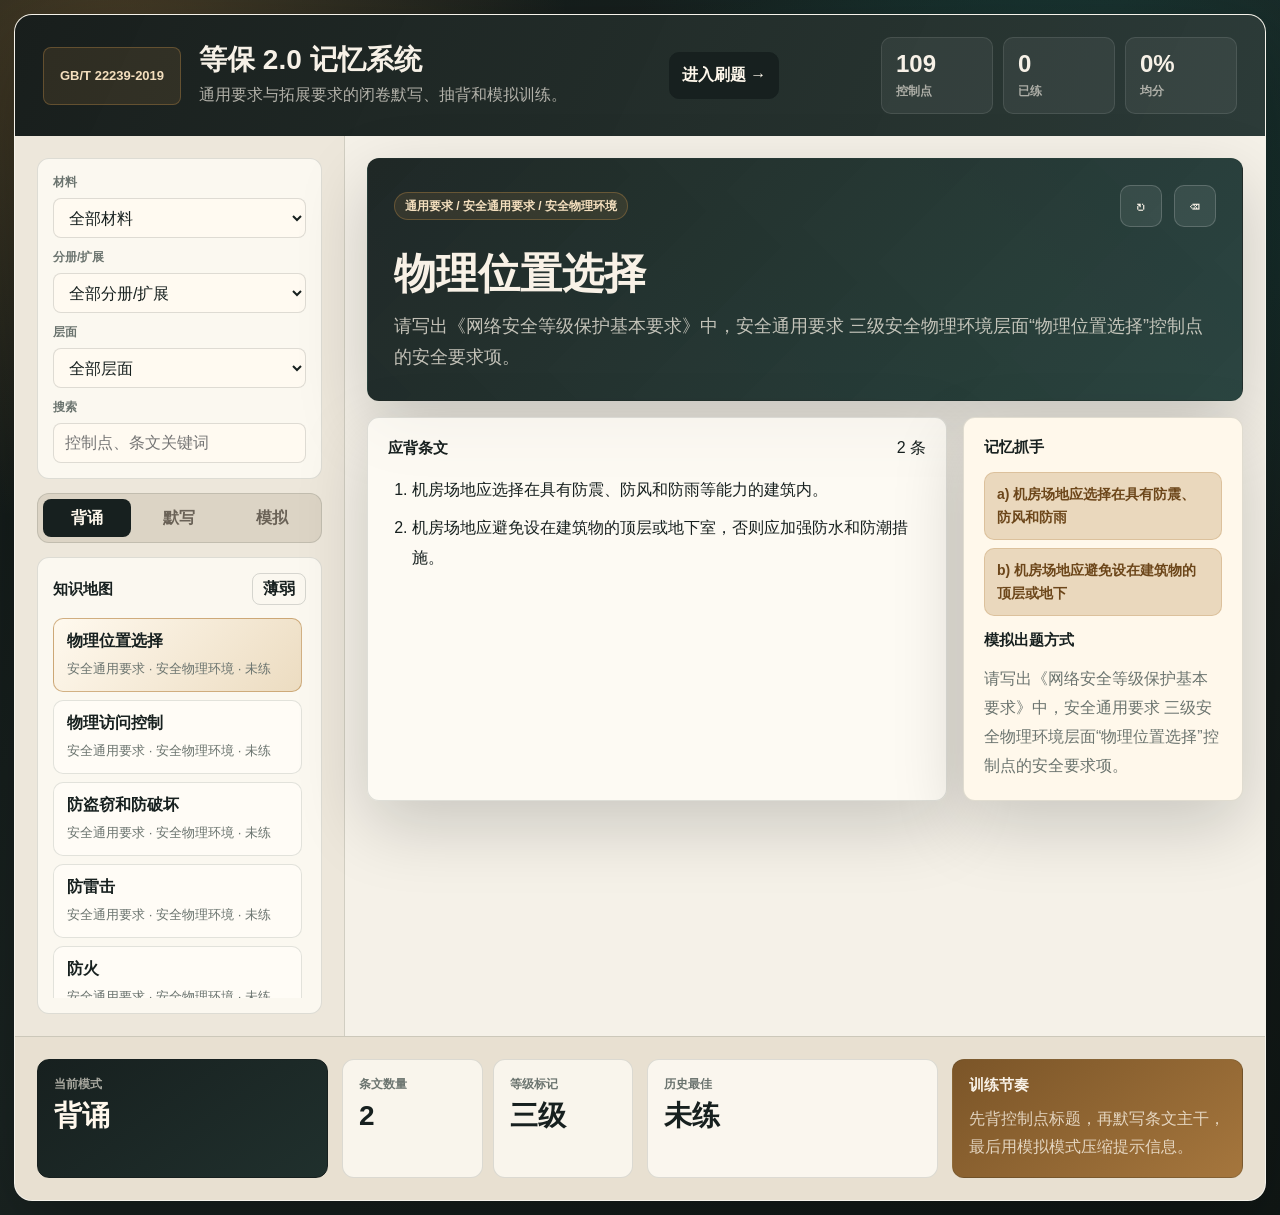
<file: index.html>
<!doctype html>
<html lang="zh-CN">
  <head>
    <meta charset="UTF-8" />
    <meta name="viewport" content="width=device-width, initial-scale=1.0" />
    <title>等保 2.0 记忆与模拟刷题</title>
    <link rel="stylesheet" href="./styles.css" />
  </head>
  <body>
    <main class="app">
      <header class="top-nav">
        <div class="brand">
          <span class="label">GB/T 22239-2019</span>
          <div>
            <h1>等保 2.0 记忆系统</h1>
            <p>通用要求与拓展要求的闭卷默写、抽背和模拟训练。</p>
          </div>
        </div>
        <a href="./quiz.html" class="primary" style="padding:12px;border-radius:10px;text-decoration:none">进入刷题 →</a><section class="stats">
          <div><strong id="totalCount">0</strong><span>控制点</span></div>
          <div><strong id="doneCount">0</strong><span>已练</span></div>
          <div><strong id="avgScore">0%</strong><span>均分</span></div>
        </section>
      </header>

      <section class="studio">
        <aside class="library">
          <section class="filters">
            <label>
              <span>材料</span>
              <select id="kindFilter"></select>
            </label>
            <label>
              <span>分册/扩展</span>
              <select id="sectionFilter"></select>
            </label>
            <label>
              <span>层面</span>
              <select id="layerFilter"></select>
            </label>
            <label>
              <span>搜索</span>
              <input id="searchInput" type="search" placeholder="控制点、条文关键词" />
            </label>
          </section>

          <section class="mode-card">
            <button class="mode is-active" data-mode="learn" type="button">背诵</button>
            <button class="mode" data-mode="write" type="button">默写</button>
            <button class="mode" data-mode="exam" type="button">模拟</button>
          </section>

          <section class="queue-card">
            <div class="card-title">
              <h2>知识地图</h2>
              <button id="weakOnlyBtn" type="button">薄弱</button>
            </div>
            <div id="itemList" class="item-list"></div>
          </section>
        </aside>

        <section class="main">
          <article class="prompt-card">
            <div class="prompt-top">
              <span id="crumb" class="label">三级要求</span>
              <div class="hero-actions">
                <button id="randomBtn" class="square" type="button" title="随机抽题">↻</button>
                <button id="clearBtn" class="square" type="button" title="清空作答">⌫</button>
              </div>
            </div>
            <h2 id="title">控制点</h2>
            <p id="questionText">从左侧选择一个控制点开始训练。</p>
          </article>

          <section id="learnPanel" class="learn-layout">
            <article class="panel answer-panel">
              <div class="panel-head">
                <h3>应背条文</h3>
                <span id="lineCount">0 条</span>
              </div>
              <ol id="answerList" class="answer-list"></ol>
            </article>
            <article class="panel method-panel">
              <h3>记忆抓手</h3>
              <div id="memoryFormula" class="formula"></div>
              <h3>模拟出题方式</h3>
              <p id="mockPrompt" class="mock-prompt"></p>
            </article>
          </section>

          <section id="writePanel" class="panel writing hidden">
            <div class="panel-head">
              <h3 id="writeTitle">闭卷默写</h3>
              <span id="charCount">0 字</span>
            </div>
            <textarea id="answerInput" placeholder="像考试一样默写：写出该控制点的安全要求项，尽量按 a)、b)、c) 的顺序。"></textarea>
            <div class="actions">
              <button id="scoreBtn" class="primary" type="button">检查文字覆盖度</button>
              <button id="revealBtn" class="secondary" type="button">对照答案</button>
            </div>
          </section>

          <section id="resultPanel" class="result hidden">
            <div class="score">
              <strong id="scoreNumber">0%</strong>
              <span id="scoreComment">等待作答</span>
            </div>
            <div class="keyword-box">
              <h3>文字覆盖度估算 · 不能代替阅卷</h3>
              <div id="keywordGrid" class="keyword-grid"></div>
            </div>
          </section>

          <section id="revealPanel" class="panel hidden">
            <div class="panel-head">
              <h3>条文对照（原有材料）</h3>
              <button id="hideRevealBtn" type="button">收起</button>
            </div>
            <ol id="revealList" class="answer-list"></ol>
          </section>
        </section>

        <aside class="inspector">
          <div class="inspector-card primary-card">
            <span>当前模式</span>
            <strong id="modeName">背诵</strong>
          </div>
          <div class="inspector-grid">
            <div><span>条文数量</span><strong id="requirementCount">0</strong></div>
            <div><span>等级标记</span><strong id="levelMark">三级</strong></div>
          </div>
          <div class="inspector-card">
            <span>历史最佳</span>
            <strong id="bestScore">未练</strong>
          </div>
          <div class="inspector-note">
            <h3>训练节奏</h3>
            <p>先背控制点标题，再默写条文主干，最后用模拟模式压缩提示信息。</p>
          </div>
        </aside>
      </section>
    </main>

    <script src="./requirements-data.js"></script>
    <script src="./app.js"></script>
  </body>
</html>
</file>
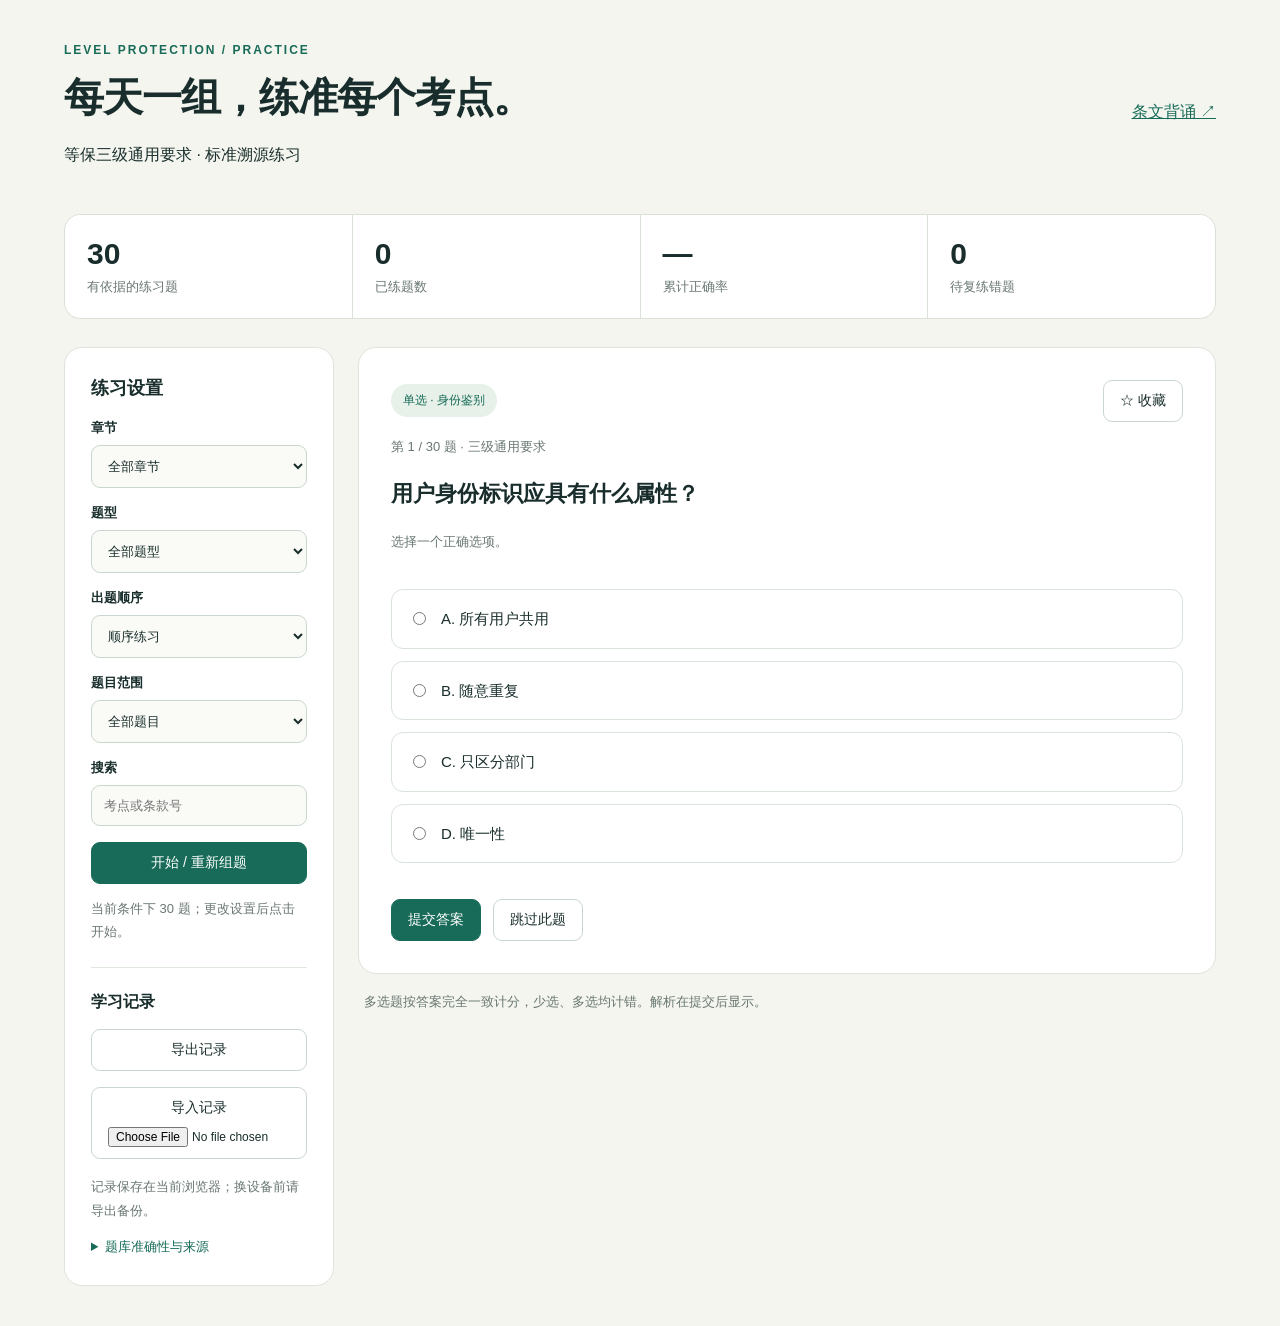
<file: quiz.html>
<!doctype html>
<html lang="zh-CN"><head><meta charset="utf-8"><meta name="viewport" content="width=device-width,initial-scale=1"><title>等保刷题 · 标准溯源练习</title><link rel="stylesheet" href="quiz.css"></head><body>
<main><header><div><span class="eyebrow">LEVEL PROTECTION / PRACTICE</span><h1>每天一组，练准每个考点。</h1><p>等保三级通用要求 · 标准溯源练习</p></div><a href="index.html">条文背诵 ↗</a></header>
<section class="metrics" aria-label="学习统计"><div><b id="bankCount">30</b><span>有依据的练习题</span></div><div><b id="done">0</b><span>已练题数</span></div><div><b id="accuracy">—</b><span>累计正确率</span></div><div><b id="wrong">0</b><span>待复练错题</span></div></section>
<div class="layout"><aside><h2>练习设置</h2><label>章节<select id="topic"><option value="all">全部章节</option></select></label><label>题型<select id="type"><option value="all">全部题型</option><option value="single">单选</option><option value="multiple">多选</option></select></label><label>出题顺序<select id="order"><option value="sequence">顺序练习</option><option value="random">随机练习</option></select></label><label>题目范围<select id="range"><option value="all">全部题目</option><option value="unseen">未练题目</option><option value="wrong">错题复练</option><option value="starred">收藏题目</option></select></label><label>搜索<input id="search" type="search" placeholder="考点或条款号"></label><button id="start" class="primary">开始 / 重新组题</button><p id="poolCount" class="muted"></p><hr><h3>学习记录</h3><button id="export">导出记录</button><label class="import">导入记录<input id="import" type="file" accept="application/json,.json"></label><p class="muted">记录保存在当前浏览器；换设备前请导出备份。</p><details><summary>题库准确性与来源</summary><p>本版 30 题依据 GB/T 22239-2019 编写，不是官方真题。答案已对照本地标准 PDF 印刷页 28–32 核对，2026-10-14 在国家标准平台核实标准现行状态。</p><p>未收录无法确认出处或答案的网络题库与本地样卷。范围为三级通用要求部分考点，不能代表完整考试大纲。</p><a href="https://openstd.samr.gov.cn/bzgk/std/newGbInfo?hcno=BAFB47E8874764186BDB7865E8344DAF" target="_blank" rel="noopener">国家标准官方查询 ↗</a></details></aside>
<section class="workspace"><article id="questionCard"><div class="question-head"><span id="tag" class="tag"></span><button id="star" aria-label="收藏当前题">☆ 收藏</button></div><p id="position" class="muted"></p><h2 id="question"></h2><p id="hint" class="muted"></p><form id="answerForm"><fieldset id="options"><legend class="sr-only">选择答案</legend></fieldset><div class="actions"><button id="submit" class="primary" type="submit">提交答案</button><button id="skip" type="button">跳过此题</button></div></form><section id="feedback" hidden aria-live="polite"></section><button id="next" class="primary" hidden>下一题 →</button></article><article id="finish" hidden><span class="eyebrow">SESSION COMPLETE</span><h2>这组练习完成了。</h2><p id="summary"></p><button id="retry" class="primary">复练错题</button><button id="again">再练一组</button></article><p id="message" role="status"></p><p class="footnote">多选题按答案完全一致计分，少选、多选均计错。解析在提交后显示。</p></section></div></main><script src="quiz-data.js"></script><script src="quiz.js"></script></body></html>
</file>
<file: styles.css>
:root {
  --bg: #101615;
  --surface: #f5f1e8;
  --surface-2: #ebe5d8;
  --ink: #17201f;
  --muted: #6b746f;
  --line: rgba(35, 49, 46, 0.14);
  --dark: #17201f;
  --dark-2: #20302d;
  --teal: #0f766e;
  --teal-dark: #134e4a;
  --bronze: #b88746;
  --bronze-soft: #ead8bd;
  --red: #b42318;
  --red-soft: #f6ded8;
  --green-soft: #dceee8;
  --shadow: 0 24px 70px rgba(6, 12, 11, 0.18);
}

* {
  box-sizing: border-box;
}

body {
  margin: 0;
  min-height: 100vh;
  color: var(--ink);
  background:
    radial-gradient(circle at 9% 6%, rgba(184, 135, 70, 0.34), transparent 28%),
    radial-gradient(circle at 82% 16%, rgba(15, 118, 110, 0.30), transparent 31%),
    linear-gradient(135deg, #111816 0%, #1b2523 45%, #111816 100%);
  font-family: "Microsoft YaHei", "PingFang SC", "Segoe UI", sans-serif;
}

button,
input,
select,
textarea {
  font: inherit;
}

button {
  cursor: pointer;
}

.app {
  width: min(1720px, calc(100vw - 28px));
  min-height: calc(100vh - 28px);
  margin: 14px auto;
  border: 1px solid rgba(255, 255, 255, 0.11);
  border-radius: 18px;
  overflow: hidden;
  background: var(--surface);
  box-shadow: 0 30px 90px rgba(0, 0, 0, 0.34);
}

.top-nav {
  display: flex;
  align-items: center;
  justify-content: space-between;
  gap: 24px;
  min-height: 118px;
  padding: 22px 28px;
  color: #f7f1e7;
  background:
    linear-gradient(115deg, rgba(16, 22, 21, 0.96), rgba(32, 48, 45, 0.94)),
    linear-gradient(90deg, rgba(184, 135, 70, 0.18), transparent);
}

.brand {
  display: flex;
  align-items: center;
  gap: 18px;
}

.brand h1 {
  margin: 0;
  font-size: 28px;
  line-height: 1.12;
  letter-spacing: 0;
}

.brand p {
  margin: 7px 0 0;
  color: rgba(247, 241, 231, 0.68);
  line-height: 1.6;
}

.label {
  display: inline-flex;
  align-items: center;
  min-height: 28px;
  padding: 0 10px;
  border: 1px solid rgba(184, 135, 70, 0.38);
  border-radius: 999px;
  color: #f4dfbe;
  background: rgba(184, 135, 70, 0.14);
  font-size: 12px;
  font-weight: 900;
  white-space: nowrap;
}

.top-nav .label {
  min-height: 58px;
  padding: 0 16px;
  border-radius: 8px;
  font-size: 13px;
}

.stats {
  display: grid;
  grid-template-columns: repeat(3, 112px);
  gap: 10px;
}

.stats div {
  padding: 13px 14px;
  border: 1px solid rgba(255, 255, 255, 0.10);
  border-radius: 10px;
  background: rgba(255, 255, 255, 0.06);
}

.stats strong {
  display: block;
  font-size: 24px;
  line-height: 1.1;
}

.stats span {
  display: block;
  margin-top: 6px;
  color: rgba(247, 241, 231, 0.62);
  font-size: 12px;
  font-weight: 800;
}

.studio {
  display: grid;
  grid-template-columns: 360px minmax(0, 1fr) 286px;
  min-height: calc(100vh - 146px);
  background:
    linear-gradient(90deg, rgba(23, 32, 31, 0.04), transparent 20%),
    var(--surface);
}

.library,
.inspector {
  display: flex;
  flex-direction: column;
  gap: 14px;
  padding: 22px;
}

.library {
  border-right: 1px solid var(--line);
  background: #ede7db;
}

.inspector {
  border-left: 1px solid var(--line);
  background: #e8e0d1;
}

.main {
  display: grid;
  align-content: start;
  gap: 16px;
  padding: 22px;
}

.filters,
.queue-card,
.mode-card,
.panel,
.result,
.prompt-card,
.inspector-card,
.inspector-grid,
.inspector-note {
  border: 1px solid var(--line);
  border-radius: 12px;
  background: rgba(255, 253, 247, 0.78);
  box-shadow: var(--shadow);
}

.filters {
  display: grid;
  gap: 11px;
  padding: 15px;
  box-shadow: none;
}

.filters label span {
  display: block;
  margin-bottom: 7px;
  color: var(--muted);
  font-size: 12px;
  font-weight: 900;
}

.filters select,
.filters input {
  width: 100%;
  height: 40px;
  padding: 0 11px;
  border: 1px solid rgba(23, 32, 31, 0.14);
  border-radius: 8px;
  color: var(--ink);
  background: #fffaf1;
  outline: none;
}

.filters select:focus,
.filters input:focus,
textarea:focus {
  border-color: var(--teal);
  box-shadow: 0 0 0 3px rgba(15, 118, 110, 0.14);
}

.mode-card {
  display: grid;
  grid-template-columns: repeat(3, 1fr);
  gap: 5px;
  padding: 5px;
  background: #dcd4c5;
  box-shadow: none;
}

.mode {
  min-height: 38px;
  border: 0;
  border-radius: 8px;
  color: #6a6257;
  background: transparent;
  font-weight: 900;
}

.mode.is-active {
  color: #fff8ec;
  background: var(--dark);
}

.queue-card {
  min-height: 0;
  flex: 1;
  padding: 15px;
  box-shadow: none;
}

.card-title,
.panel-head,
.prompt-top,
.actions,
.hero-actions {
  display: flex;
  align-items: center;
  justify-content: space-between;
  gap: 12px;
}

.card-title h2,
.panel-head h3,
.keyword-box h3,
.method-panel h3,
.inspector-note h3 {
  margin: 0;
  font-size: 15px;
  letter-spacing: 0;
}

.card-title button,
#hideRevealBtn {
  min-height: 32px;
  padding: 0 10px;
  border: 1px solid rgba(23, 32, 31, 0.16);
  border-radius: 8px;
  color: var(--dark);
  background: transparent;
  font-weight: 900;
}

.card-title button.active {
  color: #fff7e8;
  border-color: var(--dark);
  background: var(--dark);
}

.item-list {
  display: flex;
  flex-direction: column;
  gap: 8px;
  max-height: calc(100vh - 520px);
  margin-top: 13px;
  overflow: auto;
  padding-right: 4px;
}

.queue-item {
  width: 100%;
  padding: 12px 13px;
  border: 1px solid rgba(23, 32, 31, 0.12);
  border-radius: 10px;
  text-align: left;
  color: var(--ink);
  background: rgba(255, 253, 247, 0.86);
}

.queue-item span,
.queue-item small {
  display: block;
}

.queue-item span {
  margin-bottom: 7px;
  font-weight: 900;
}

.queue-item small {
  color: var(--muted);
  line-height: 1.5;
}

.queue-item.active {
  border-color: rgba(184, 135, 70, 0.62);
  background: linear-gradient(135deg, #fff9ee, #ecdcc1);
}

.empty {
  color: var(--muted);
}

.prompt-card {
  min-height: 230px;
  padding: 26px;
  color: #f8f1e6;
  background:
    linear-gradient(135deg, rgba(23, 32, 31, 0.96), rgba(25, 55, 51, 0.92)),
    linear-gradient(45deg, rgba(184, 135, 70, 0.22), transparent);
}

.prompt-card h2 {
  margin: 24px 0 14px;
  font-size: 42px;
  line-height: 1.08;
}

.prompt-card p {
  max-width: 920px;
  margin: 0;
  color: rgba(248, 241, 230, 0.75);
  font-size: 18px;
  line-height: 1.75;
}

.square {
  width: 42px;
  height: 42px;
  border: 1px solid rgba(255, 255, 255, 0.18);
  border-radius: 10px;
  color: #f8f1e6;
  background: rgba(255, 255, 255, 0.08);
  font-size: 19px;
}

.learn-layout {
  display: grid;
  grid-template-columns: minmax(0, 1.35fr) minmax(280px, 0.65fr);
  gap: 16px;
}

.panel,
.result {
  padding: 20px;
}

.answer-list {
  margin: 16px 0 0;
  padding-left: 24px;
  line-height: 1.88;
}

.answer-list li + li {
  margin-top: 8px;
}

.method-panel {
  display: grid;
  align-content: start;
  gap: 15px;
  background: #fff8eb;
}

.formula {
  display: grid;
  gap: 8px;
}

.formula span {
  display: block;
  padding: 10px 12px;
  border: 1px solid rgba(184, 135, 70, 0.28);
  border-radius: 10px;
  color: #6c461a;
  background: var(--bronze-soft);
  font-size: 14px;
  font-weight: 800;
  line-height: 1.65;
}

.formula b {
  margin-right: 4px;
  color: #422a0d;
}

.mock-prompt {
  margin: 0;
  color: var(--muted);
  line-height: 1.8;
}

.writing textarea {
  width: 100%;
  min-height: 315px;
  margin-top: 14px;
  padding: 18px;
  border: 1px solid rgba(23, 32, 31, 0.14);
  border-radius: 12px;
  resize: vertical;
  color: var(--ink);
  background: #fffaf1;
  line-height: 1.88;
  outline: none;
}

.actions {
  justify-content: flex-end;
  margin-top: 14px;
}

.primary,
.secondary {
  min-height: 43px;
  padding: 0 18px;
  border-radius: 10px;
  font-weight: 900;
}

.primary {
  color: #fff8ec;
  border: 1px solid var(--dark);
  background: var(--dark);
}

.secondary {
  color: #6c461a;
  border: 1px solid rgba(184, 135, 70, 0.44);
  background: var(--bronze-soft);
}

.result {
  display: grid;
  grid-template-columns: 180px minmax(0, 1fr);
  gap: 18px;
  background: #fbf6ec;
}

.score {
  display: grid;
  align-content: center;
  min-height: 150px;
  padding: 18px;
  border-radius: 12px;
  color: #f8f1e6;
  background: linear-gradient(145deg, var(--dark), var(--dark-2));
}

.score strong {
  font-size: 46px;
}

.score span {
  margin-top: 8px;
  color: rgba(248, 241, 230, 0.70);
  line-height: 1.6;
}

.keyword-grid {
  display: flex;
  flex-wrap: wrap;
  gap: 8px;
  margin-top: 12px;
}

.keyword-grid span {
  padding: 7px 10px;
  border-radius: 999px;
  font-size: 13px;
  font-weight: 900;
}

.keyword-grid .hit {
  color: var(--teal-dark);
  background: var(--green-soft);
}

.keyword-grid .partial {
  color: #7a4d12;
  background: #f1dfbd;
}

.keyword-grid .miss {
  color: var(--red);
  background: var(--red-soft);
}

.inspector-card,
.inspector-grid,
.inspector-note {
  padding: 16px;
  box-shadow: none;
}

.inspector-card span,
.inspector-grid span {
  display: block;
  color: var(--muted);
  font-size: 12px;
  font-weight: 900;
}

.inspector-card strong,
.inspector-grid strong {
  display: block;
  margin-top: 8px;
  font-size: 28px;
  line-height: 1.1;
}

.primary-card {
  color: #fff8ec;
  border-color: var(--dark);
  background: linear-gradient(145deg, var(--dark), var(--dark-2));
}

.primary-card span {
  color: rgba(255, 248, 236, 0.62);
}

.inspector-grid {
  display: grid;
  grid-template-columns: 1fr 1fr;
  gap: 10px;
  padding: 0;
  border: 0;
  background: transparent;
}

.inspector-grid div {
  padding: 16px;
  border: 1px solid var(--line);
  border-radius: 12px;
  background: rgba(255, 253, 247, 0.72);
}

.inspector-note {
  color: #f8f1e6;
  background: linear-gradient(145deg, #7b5528, #a5763d);
}

.inspector-note p {
  margin: 10px 0 0;
  color: rgba(255, 248, 236, 0.76);
  line-height: 1.75;
}

.hidden {
  display: none !important;
}

@media (max-width: 1280px) {
  .studio {
    grid-template-columns: 330px minmax(0, 1fr);
  }

  .inspector {
    display: grid;
    grid-column: 1 / -1;
    grid-template-columns: repeat(4, 1fr);
    border-left: 0;
    border-top: 1px solid var(--line);
  }

  .inspector-grid {
    grid-template-columns: 1fr 1fr;
  }
}

@media (max-width: 960px) {
  .app {
    width: 100%;
    min-height: 100vh;
    margin: 0;
    border-radius: 0;
  }

  .top-nav,
  .brand {
    align-items: flex-start;
    flex-direction: column;
  }

  .stats {
    width: 100%;
    grid-template-columns: repeat(3, 1fr);
  }

  .studio,
  .learn-layout,
  .result,
  .inspector {
    grid-template-columns: 1fr;
  }

  .library {
    border-right: 0;
    border-bottom: 1px solid var(--line);
  }

  .item-list {
    max-height: 320px;
  }
}

@media (max-width: 620px) {
  .top-nav,
  .library,
  .main,
  .inspector {
    padding: 16px;
  }

  .stats {
    grid-template-columns: 1fr;
  }

  .prompt-card h2 {
    font-size: 30px;
  }

  .prompt-card p {
    font-size: 16px;
  }

  .prompt-top {
    align-items: flex-start;
    flex-direction: column;
  }
}
</file>
<file: quiz.css>
:root{font-family:'Microsoft YaHei','Segoe UI',sans-serif;color:#192e2c;background:#f4f5ef;--green:#176b58;--muted:#697771}*{box-sizing:border-box}body{margin:0}main{max-width:1200px;margin:auto;padding:40px 24px}header{display:flex;align-items:center;justify-content:space-between;gap:20px}h1{font-size:clamp(26px,4vw,40px);letter-spacing:-1px;margin:12px 0}h2{font-size:22px;line-height:1.6}h3{font-size:16px}p{line-height:1.8}a{color:var(--green)}.eyebrow{color:var(--green);font-size:12px;font-weight:700;letter-spacing:2px}.metrics{display:grid;grid-template-columns:repeat(4,1fr);gap:1px;background:#d9e1d9;border:1px solid #d9e1d9;border-radius:16px;overflow:hidden;margin:28px 0}.metrics div{background:#fff;padding:22px}.metrics b{display:block;font-size:30px;margin-bottom:6px}.metrics span,.muted,.footnote{font-size:13px;color:var(--muted)}.layout{display:grid;grid-template-columns:270px 1fr;gap:24px}aside,article{background:#fff;border:1px solid #dde4dc;border-radius:18px;padding:26px}aside h2{margin-top:0;font-size:18px}label{display:block;font-size:13px;font-weight:600;margin:16px 0}select,input[type=search]{display:block;width:100%;margin-top:8px;padding:12px;border:1px solid #cbd7ce;border-radius:9px;background:#fafbf7;color:inherit}button,.import{border:1px solid #cbd7ce;background:#fff;color:inherit;border-radius:9px;padding:11px 16px;font:inherit;font-size:14px;cursor:pointer}button:hover,.import:hover{background:#edf5ee}button:focus-visible,input:focus-visible,select:focus-visible,a:focus-visible,summary:focus-visible{outline:3px solid #b89936;outline-offset:3px}.primary{background:var(--green);border-color:var(--green);color:white}.primary:hover{background:#105341}.primary:disabled{background:#728e83;cursor:default}.import{display:block;text-align:center}.import input{display:block;max-width:100%;margin-top:10px;font-size:12px}aside>button{width:100%}hr{border:0;border-top:1px solid #e0e7df;margin:24px 0}details{font-size:13px;line-height:1.8}summary{cursor:pointer;color:var(--green)}.question-head{display:flex;justify-content:space-between;align-items:center}.tag{background:#e7f1e9;color:var(--green);padding:8px 12px;border-radius:30px;font-size:12px}.workspace article{min-height:480px;padding:32px}fieldset{border:0;padding:0;margin:24px 0}.option{display:flex;gap:12px;align-items:flex-start;font-size:15px;font-weight:400;border:1px solid #d9e3da;border-radius:12px;padding:16px;margin:12px 0;line-height:1.7;cursor:pointer}.option:has(input:checked){border-color:var(--green);background:#eef6ef}.option input{margin-top:6px;accent-color:var(--green)}.option.correct{background:#e5f2e8;border-color:#43845e}.option.incorrect{background:#fff0eb;border-color:#b9765d}.actions{display:flex;gap:12px}#feedback{border-top:1px solid #dde4dc;margin:24px 0;padding-top:18px}#feedback h3{font-size:20px}#feedback .bad{color:#a0412b}#feedback .good{color:var(--green)}#feedback p{margin:10px 0}#feedback small{display:block;line-height:1.8;color:var(--muted)}#next{margin-top:10px}[hidden]{display:none!important}.sr-only{position:absolute;width:1px;height:1px;overflow:hidden;clip:rect(0,0,0,0)}.footnote{padding:0 6px}@media(max-width:750px){main{padding:22px 14px}header{align-items:flex-start}header>a{white-space:nowrap;font-size:13px}.metrics div{padding:14px 10px}.metrics b{font-size:24px}.metrics span{font-size:11px}.layout{grid-template-columns:1fr}aside{padding:18px;display:grid;grid-template-columns:1fr 1fr;gap:0 12px}aside h2,aside details,aside h3,aside hr,aside p,aside>button,aside>.import{grid-column:1/-1}aside label{margin:8px 0}.workspace article{padding:22px;min-height:400px}h2{font-size:20px}}
</file>
